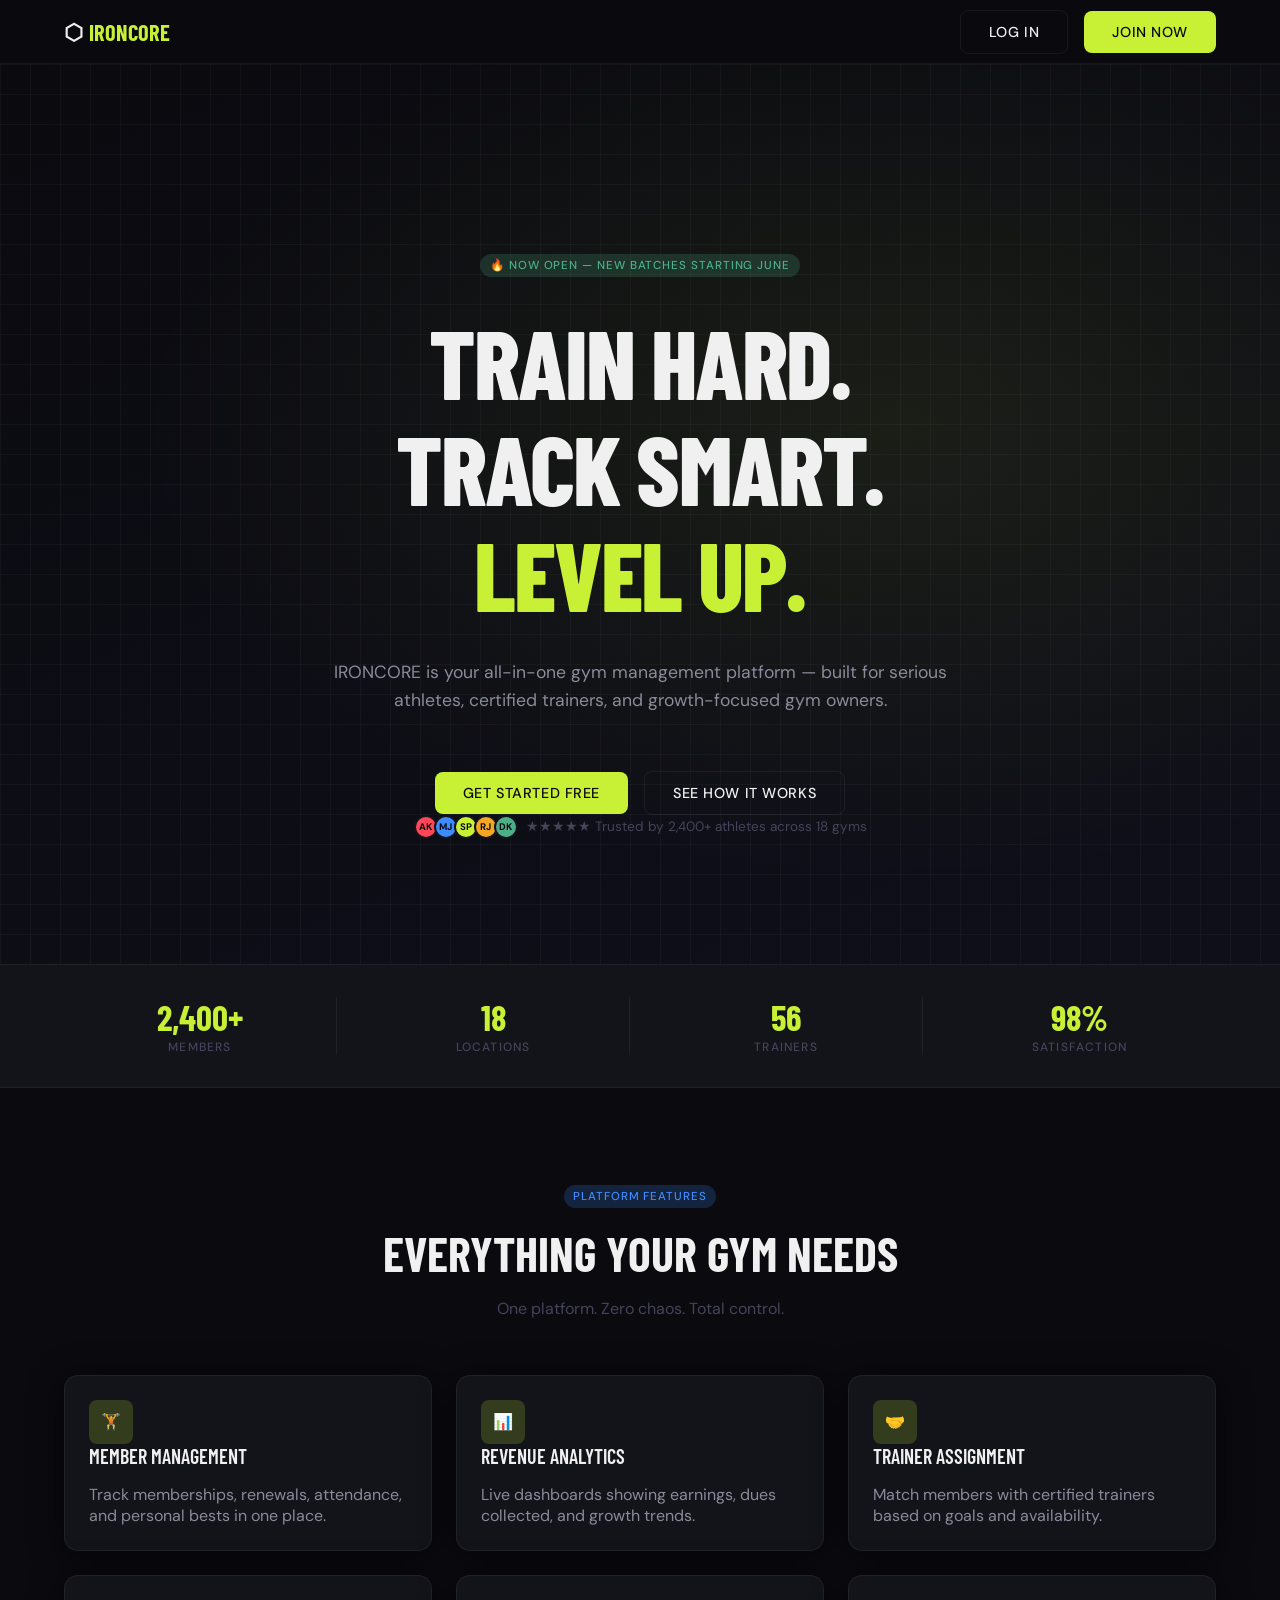
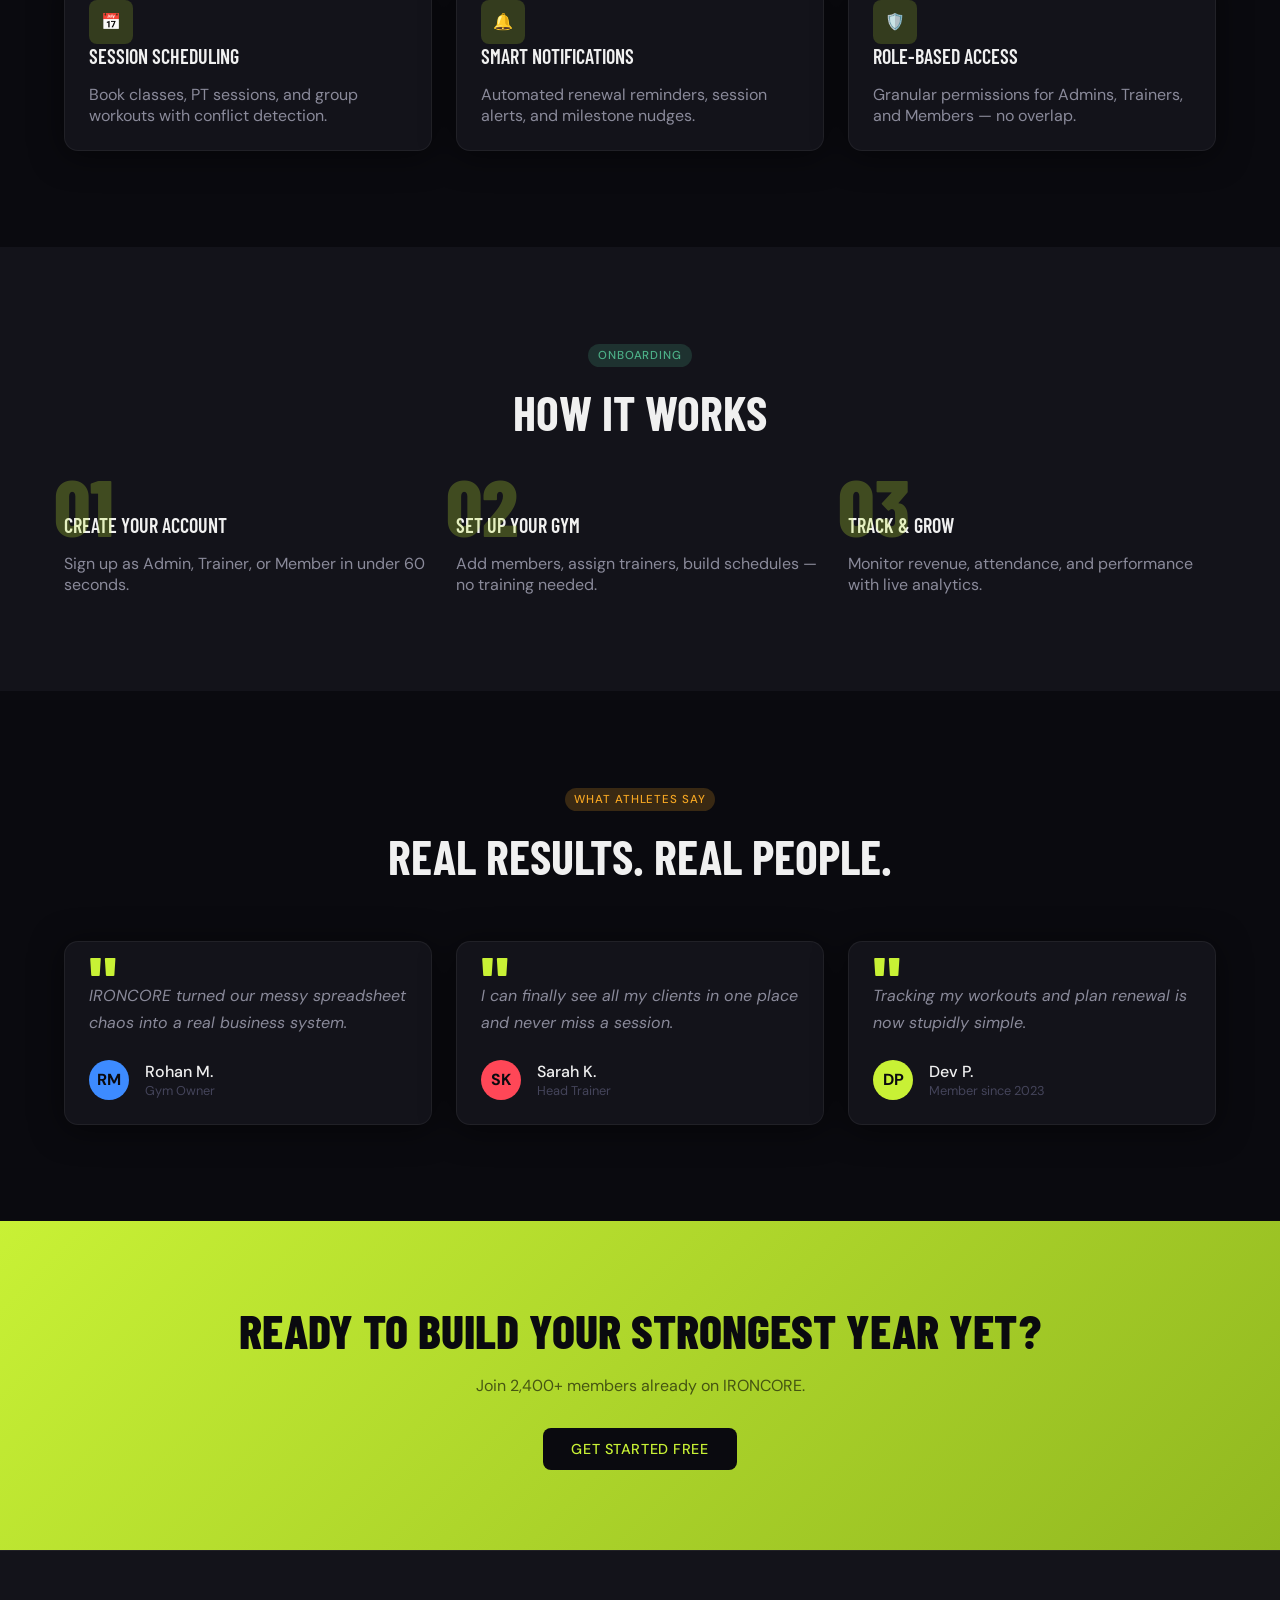
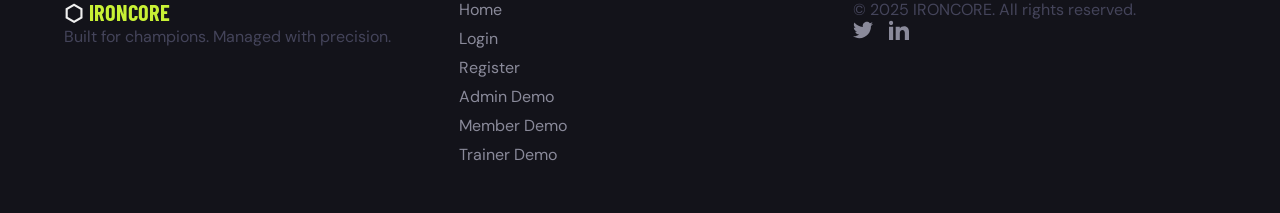
<file: index.html>
<!DOCTYPE html>
<html lang="en">
<head>
  <meta charset="UTF-8">
  <meta name="viewport" content="width=device-width, initial-scale=1.0">
  <title>IRONCORE — Join the Movement</title>
  <link rel="stylesheet" href="style.css">
  <script src="script.js" defer></script>
  <style>
    .hero { min-height: 100svh; background: radial-gradient(ellipse at 70% 40%, rgba(200,241,53,0.08) 0%, transparent 60%), linear-gradient(160deg, #0a0a0f 0%, #0f0f1a 100%); position: relative; display: flex; align-items: center; justify-content: center; text-align: center; overflow: hidden; padding-top: 64px; }
    .hero::before { content: ""; position: absolute; inset: 0; background-image: linear-gradient(rgba(255,255,255,0.03) 1px, transparent 1px), linear-gradient(90deg, rgba(255,255,255,0.03) 1px, transparent 1px); background-size: 30px 30px; pointer-events: none; }
    .hero-content { z-index: 10; max-width: 700px; margin: auto; padding: 2rem; }
    .stagger-line { display: block; animation: fadeSlideUp 0.8s cubic-bezier(0.4,0,0.2,1) both; }
    .stagger-1 { animation-delay: 0.1s; } .stagger-2 { animation-delay: 0.2s; } .stagger-3 { animation-delay: 0.3s; }
    .pulse-btn { animation: pulseGlow 2s infinite; }
    .avatars span { width: 24px; height: 24px; border-radius: 50%; display: inline-flex; align-items: center; justify-content: center; font-size: 0.6rem; font-weight: bold; border: 2px solid var(--bg-surface); margin-left: -8px; color: #0a0a0f; }
    .stats-bar { border-top: 1px solid var(--border-subtle); border-bottom: 1px solid var(--border-subtle); background: var(--bg-surface); padding: 2rem max(2rem, 5vw); }
    .stat-col { text-align: center; padding: 0 1rem; border-right: 1px solid var(--border-subtle); }
    .stat-col:last-child { border-right: none; }
    @media (max-width: 768px) { .stat-col { border-right: none; border-bottom: 1px solid var(--border-subtle); padding: 1.5rem 0; } .stat-col:last-child{ border-bottom: none; } }
    .step-num { font-family: 'Barlow Condensed'; font-weight: 800; font-size: 5rem; color: var(--accent-primary); opacity: 0.25; position: absolute; top: -40px; left: -10px; z-index: 0; pointer-events: none; }
    .step-card { position: relative; flex: 1; z-index: 1; min-width: 250px; }
    .final-banner { background: linear-gradient(135deg, #c8f135 0%, #91b820 100%); padding: 5rem max(2rem, 5vw); text-align: center; color: #0a0a0f; }
  </style>
</head>
<body class="page-enter">
  <nav id="main-nav">
    <a href="index.html" class="nav-logo">⬡<span class="nav-logo-icon">IRONCORE</span></a>
    <button id="mobile-toggle" class="mobile-toggle">☰</button>
    <div class="nav-right">
      <a href="login.html" class="btn-ghost">Log In</a>
      <a href="register.html" class="btn-primary">Join Now</a>
    </div>
  </nav>

  <section class="hero">
    <div class="hero-content">
      <div class="badge badge-green mb-2">🔥 Now Open — New Batches Starting June</div>
      <h1 class="mb-2">
        <span class="stagger-line stagger-1">TRAIN HARD.</span>
        <span class="stagger-line stagger-2">TRACK SMART.</span>
        <span class="stagger-line stagger-3 text-primary" style="color: var(--accent-primary)">LEVEL UP.</span>
      </h1>
      <p class="text-secondary mb-3" style="font-size: 1.1rem; line-height: 1.6;">IRONCORE is your all-in-one gym management platform — built for serious athletes, certified trainers, and growth-focused gym owners.</p>
      <div class="flex-between" style="justify-content: center; gap: 1rem; flex-wrap: wrap;">
        <a href="register.html" class="btn-primary pulse-btn">Get Started Free</a>
        <a href="#features" class="btn-ghost">See How It Works</a>
      </div>
      <div class="mt-3 flex-between text-muted" style="justify-content: center; gap: 0.5rem; font-size: 0.85rem;">
        <div class="avatars" style="padding-left: 8px;">
          <span style="background: #ff4757">AK</span>
          <span style="background: #3d8bff">MJ</span>
          <span style="background: #c8f135">SP</span>
          <span style="background: #f5a623">RJ</span>
          <span style="background: #4caf87">DK</span>
        </div>
        ★★★★★ Trusted by 2,400+ athletes across 18 gyms
      </div>
    </div>
  </section>

  <section class="stats-bar">
    <div class="grid-4" style="text-align: center;">
      <div class="stat-col"><div class="stat-value" style="color: var(--accent-primary)">2,400+</div><div class="stat-label">Members</div></div>
      <div class="stat-col"><div class="stat-value" style="color: var(--accent-primary)">18</div><div class="stat-label">Locations</div></div>
      <div class="stat-col"><div class="stat-value" style="color: var(--accent-primary)">56</div><div class="stat-label">Trainers</div></div>
      <div class="stat-col"><div class="stat-value" style="color: var(--accent-primary)">98%</div><div class="stat-label">Satisfaction</div></div>
    </div>
  </section>

  <section id="features" style="padding: 6rem max(2rem, 5vw);">
    <div style="text-align: center; margin-bottom: 3.5rem;">
      <div class="badge badge-blue">Platform Features</div>
      <h2 class="mt-1">EVERYTHING YOUR GYM NEEDS</h2>
      <p class="text-muted mt-1">One platform. Zero chaos. Total control.</p>
    </div>
    <div class="grid-3">
      <div class="card"><div class="stat-icon mb-1">🏋️</div><h3>Member Management</h3><p class="text-secondary mt-1">Track memberships, renewals, attendance, and personal bests in one place.</p></div>
      <div class="card"><div class="stat-icon mb-1">📊</div><h3>Revenue Analytics</h3><p class="text-secondary mt-1">Live dashboards showing earnings, dues collected, and growth trends.</p></div>
      <div class="card"><div class="stat-icon mb-1">🤝</div><h3>Trainer Assignment</h3><p class="text-secondary mt-1">Match members with certified trainers based on goals and availability.</p></div>
      <div class="card"><div class="stat-icon mb-1">📅</div><h3>Session Scheduling</h3><p class="text-secondary mt-1">Book classes, PT sessions, and group workouts with conflict detection.</p></div>
      <div class="card"><div class="stat-icon mb-1">🔔</div><h3>Smart Notifications</h3><p class="text-secondary mt-1">Automated renewal reminders, session alerts, and milestone nudges.</p></div>
      <div class="card"><div class="stat-icon mb-1">🛡️</div><h3>Role-Based Access</h3><p class="text-secondary mt-1">Granular permissions for Admins, Trainers, and Members — no overlap.</p></div>
    </div>
  </section>

  <section style="background: var(--bg-surface); padding: 6rem max(2rem, 5vw);">
    <div style="text-align: center; margin-bottom: 3.5rem;">
      <div class="badge badge-green">Onboarding</div>
      <h2 class="mt-1">HOW IT WORKS</h2>
    </div>
    <div class="grid-3" style="position: relative;">
      <div class="step-card"><div class="step-num">01</div><h3 class="mt-1">Create Your Account</h3><p class="text-secondary mt-1">Sign up as Admin, Trainer, or Member in under 60 seconds.</p></div>
      <div class="step-card"><div class="step-num">02</div><h3 class="mt-1">Set Up Your Gym</h3><p class="text-secondary mt-1">Add members, assign trainers, build schedules — no training needed.</p></div>
      <div class="step-card"><div class="step-num">03</div><h3 class="mt-1">Track & Grow</h3><p class="text-secondary mt-1">Monitor revenue, attendance, and performance with live analytics.</p></div>
    </div>
  </section>

  <section style="padding: 6rem max(2rem, 5vw);">
    <div style="text-align: center; margin-bottom: 3.5rem;">
      <div class="badge badge-yellow">What Athletes Say</div>
      <h2 class="mt-1">REAL RESULTS. REAL PEOPLE.</h2>
    </div>
    <div class="grid-3">
      <div class="card"><div style="font-family: 'Barlow Condensed'; font-weight: 700; font-size: 5rem; color: var(--accent-primary); line-height: 0; margin-top: 1rem;">"</div><p class="text-secondary" style="font-style: italic; margin-bottom: 1.5rem; line-height: 1.7;">IRONCORE turned our messy spreadsheet chaos into a real business system.</p><div class="flex-between" style="justify-content: flex-start; gap: 1rem;"><div style="width: 40px; height: 40px; border-radius: 50%; background: #3d8bff; display: grid; place-items: center; font-weight: bold; color: #0a0a0f;">RM</div><div><div class="text-primary" style="font-weight: 500;">Rohan M.</div><div class="text-muted" style="font-size: 0.8rem;">Gym Owner</div></div></div></div>
      <div class="card"><div style="font-family: 'Barlow Condensed'; font-weight: 700; font-size: 5rem; color: var(--accent-primary); line-height: 0; margin-top: 1rem;">"</div><p class="text-secondary" style="font-style: italic; margin-bottom: 1.5rem; line-height: 1.7;">I can finally see all my clients in one place and never miss a session.</p><div class="flex-between" style="justify-content: flex-start; gap: 1rem;"><div style="width: 40px; height: 40px; border-radius: 50%; background: #ff4757; display: grid; place-items: center; font-weight: bold; color: #0a0a0f;">SK</div><div><div class="text-primary" style="font-weight: 500;">Sarah K.</div><div class="text-muted" style="font-size: 0.8rem;">Head Trainer</div></div></div></div>
      <div class="card"><div style="font-family: 'Barlow Condensed'; font-weight: 700; font-size: 5rem; color: var(--accent-primary); line-height: 0; margin-top: 1rem;">"</div><p class="text-secondary" style="font-style: italic; margin-bottom: 1.5rem; line-height: 1.7;">Tracking my workouts and plan renewal is now stupidly simple.</p><div class="flex-between" style="justify-content: flex-start; gap: 1rem;"><div style="width: 40px; height: 40px; border-radius: 50%; background: #c8f135; display: grid; place-items: center; font-weight: bold; color: #0a0a0f;">DP</div><div><div class="text-primary" style="font-weight: 500;">Dev P.</div><div class="text-muted" style="font-size: 0.8rem;">Member since 2023</div></div></div></div>
    </div>
  </section>

  <section class="final-banner">
    <h2 style="font-weight: 800; font-size: 3rem; color: #0a0a0f; margin-bottom: 1rem;">READY TO BUILD YOUR STRONGEST YEAR YET?</h2>
    <p style="color: rgba(0,0,0,0.6); margin-bottom: 2rem;">Join 2,400+ members already on IRONCORE.</p>
    <a href="register.html" class="btn-primary" style="background: #0a0a0f; color: var(--accent-primary);">Get Started Free</a>
  </section>

  <footer>
    <div>
      <div class="nav-logo mb-1">⬡<span class="nav-logo-icon">IRONCORE</span></div>
      <div class="text-muted">Built for champions. Managed with precision.</div>
    </div>
    <div style="display: flex; flex-direction: column; gap: 0.5rem;">
      <a href="index.html">Home</a><a href="login.html">Login</a><a href="register.html">Register</a>
      <a href="admin.html">Admin Demo</a><a href="member.html">Member Demo</a><a href="trainer.html">Trainer Demo</a>
    </div>
    <div>
      <div class="text-muted mb-1">© 2025 IRONCORE. All rights reserved.</div>
      <div class="social-icons" style="display: flex; gap: 1rem;">
        <a href="#" aria-label="Twitter"><svg viewBox="0 0 24 24"><path d="M24 4.557c-.883.392-1.832.656-2.828.775 1.017-.609 1.798-1.574 2.165-2.724-.951.564-2.005.974-3.127 1.195-.897-.957-2.178-1.555-3.594-1.555-3.179 0-5.515 2.966-4.797 6.045-4.091-.205-7.719-2.165-10.148-5.144-1.29 2.213-.669 5.108 1.523 6.574-.806-.026-1.566-.247-2.229-.616-.054 2.281 1.581 4.415 3.949 4.89-.693.188-1.452.232-2.224.084.626 1.956 2.444 3.379 4.6 3.419-2.07 1.623-4.678 2.348-7.29 2.04 2.179 1.397 4.768 2.212 7.548 2.212 9.142 0 14.307-7.721 13.995-14.646.962-.695 1.797-1.562 2.457-2.549z"/></svg></a>
        <a href="#" aria-label="LinkedIn"><svg viewBox="0 0 24 24"><path d="M4.98 3.5c0 1.381-1.11 2.5-2.48 2.5s-2.48-1.119-2.48-2.5c0-1.38 1.11-2.5 2.48-2.5s2.48 1.12 2.48 2.5zm.02 4.5h-5v16h5v-16zm7.982 0h-4.968v16h4.969v-8.399c0-4.67 6.029-5.052 6.029 0v8.399h4.988v-10.131c0-7.88-8.922-7.593-11.018-3.714v-2.155z"/></svg></a>
      </div>
    </div>
  </footer>
</body>
</html>
</file>
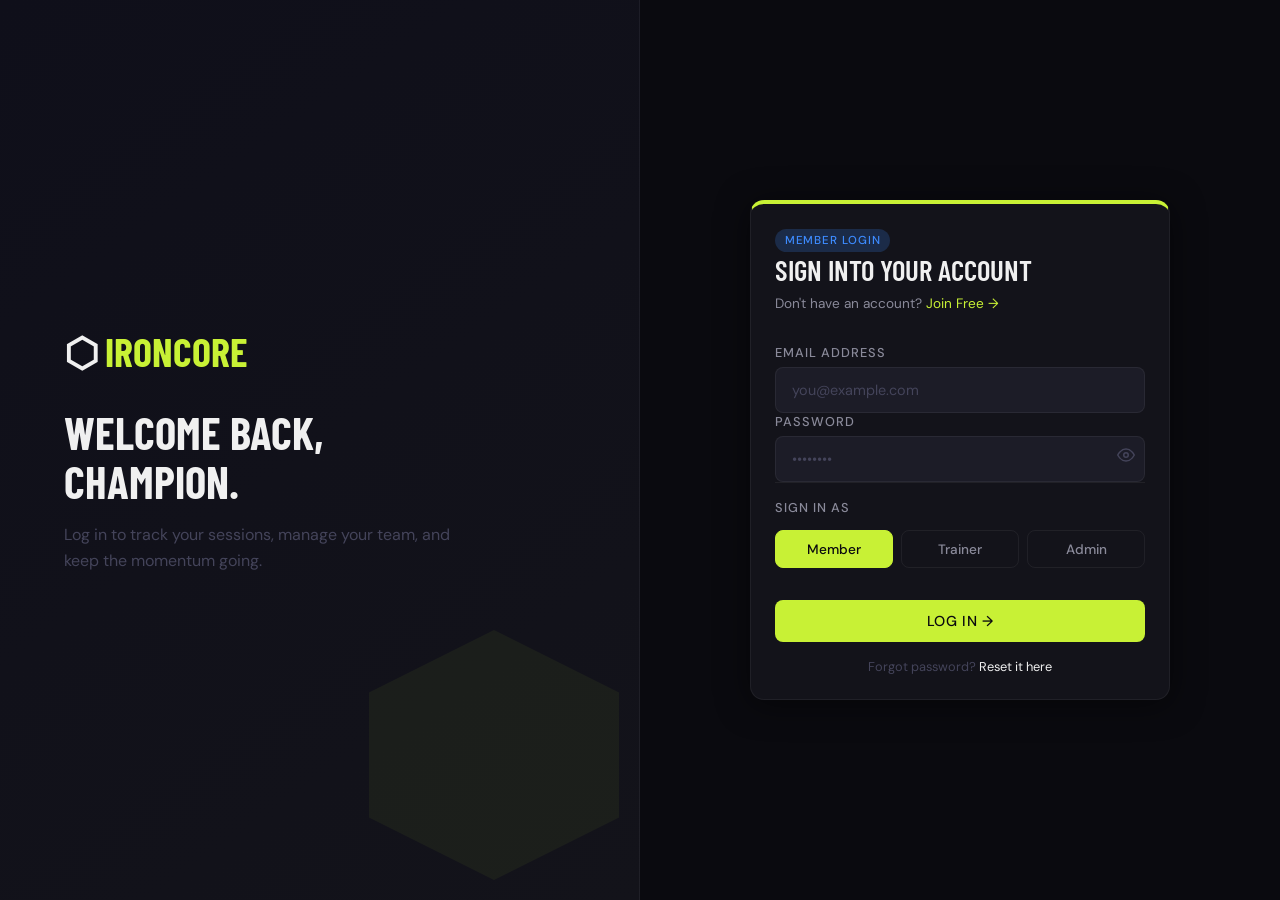
<file: login.html>
<!DOCTYPE html>
<html lang="en">
<head>
  <meta charset="UTF-8">
  <meta name="viewport" content="width=device-width, initial-scale=1.0">
  <title>Login — IRONCORE</title>
  <link rel="stylesheet" href="style.css">
  <script src="script.js" defer></script>
</head>
<body class="page-enter">
  <div class="auth-layout">
    <div class="auth-left">
      <a href="index.html" class="nav-logo mb-2" style="font-size: 2.5rem; justify-content: flex-start;">⬡<span class="nav-logo-icon">IRONCORE</span></a>
      <h2 style="font-size: 2.8rem; line-height: 1.1; margin-bottom: 1rem;">WELCOME BACK,<br>CHAMPION.</h2>
      <p class="text-muted" style="max-width: 400px; line-height: 1.6;">Log in to track your sessions, manage your team, and keep the momentum going.</p>
      <svg style="position: absolute; bottom: 20px; right: 20px; width: 250px; opacity: 0.05; fill: var(--accent-primary);" viewBox="0 0 100 100"><polygon points="50 0 100 25 100 75 50 100 0 75 0 25"/></svg>
    </div>
    <div class="auth-right">
      <div class="card" style="width: 100%; max-width: 420px; border-top: 4px solid var(--accent-primary);">
        <div class="badge badge-blue mb-1">Member Login</div>
        <h3 style="font-size: 1.8rem; margin-bottom: 0.5rem;">Sign Into Your Account</h3>
        <p class="text-secondary mb-2" style="font-size: 0.85rem;">Don't have an account? <a href="register.html" style="color: var(--accent-primary);">Join Free →</a></p>
        
        <div class="form-group mb-1">
          <label for="login-email">Email Address</label>
          <input type="email" id="login-email" class="input-field" placeholder="you@example.com">
        </div>
        
        <div class="form-group mb-1">
          <label for="login-password">Password</label>
          <div style="position: relative;">
            <input type="password" id="login-password" class="input-field" placeholder="••••••••">
            <button class="toggle-pass" style="position: absolute; right: 10px; top: 10px; background: none; border: none; color: var(--text-muted); cursor: pointer;"><svg width="18" height="18" viewBox="0 0 24 24" fill="none"><path d="M1 12s4-8 11-8 11 8 11 8-4 8-11 8-11-8-11-8z" stroke="currentColor" stroke-width="2" stroke-linecap="round" stroke-linejoin="round"/><circle cx="12" cy="12" r="3" stroke="currentColor" stroke-width="2" stroke-linecap="round" stroke-linejoin="round"/></svg></button>
          </div>
        </div>

        <div class="form-group mb-2 pt-1 border-top" style="border-top: 1px solid var(--border-subtle); padding-top: 1rem;">
          <label>Sign in as</label>
          <div class="role-pills">
            <div class="role-pill active" data-role="member">Member</div>
            <div class="role-pill" data-role="trainer">Trainer</div>
            <div class="role-pill" data-role="admin">Admin</div>
          </div>
        </div>

        <div id="login-error" class="error-msg mb-1"></div>
        <button id="login-btn" class="btn-primary w-full">LOG IN →</button>
        <div class="text-center mt-1" style="text-align: center;">
          <p class="text-muted" style="font-size: 0.8rem;">Forgot password? <a href="#" style="color: var(--text-primary);">Reset it here</a></p>
        </div>
      </div>
    </div>
  </div>
</body>
</html>
</file>
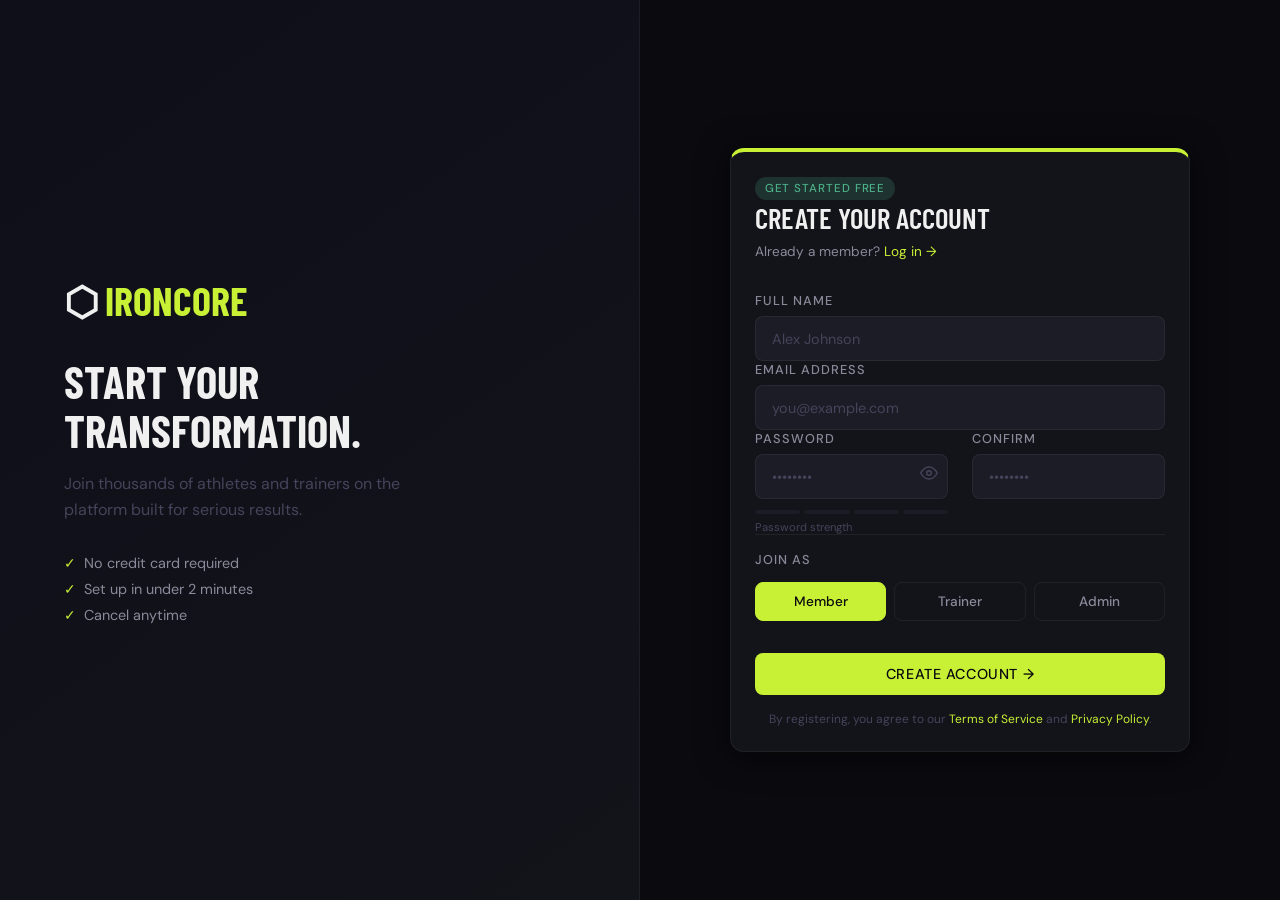
<file: register.html>
<!DOCTYPE html>
<html lang="en">
<head>
  <meta charset="UTF-8">
  <meta name="viewport" content="width=device-width, initial-scale=1.0">
  <title>Register — IRONCORE</title>
  <link rel="stylesheet" href="style.css">
  <script src="script.js" defer></script>
</head>
<body class="page-enter">
  <div class="auth-layout">
    <div class="auth-left">
      <a href="index.html" class="nav-logo mb-2" style="font-size: 2.5rem; justify-content: flex-start;">⬡<span class="nav-logo-icon">IRONCORE</span></a>
      <h2 style="font-size: 2.8rem; line-height: 1.1; margin-bottom: 1rem;">START YOUR<br>TRANSFORMATION.</h2>
      <p class="text-muted mb-2" style="max-width: 400px; line-height: 1.6;">Join thousands of athletes and trainers on the platform built for serious results.</p>
      <div style="display: flex; flex-direction: column; gap: 0.5rem; color: var(--text-secondary); font-size: 0.9rem;">
        <div><span style="color: var(--accent-primary); margin-right: 8px;">✓</span>No credit card required</div>
        <div><span style="color: var(--accent-primary); margin-right: 8px;">✓</span>Set up in under 2 minutes</div>
        <div><span style="color: var(--accent-primary); margin-right: 8px;">✓</span>Cancel anytime</div>
      </div>
    </div>
    <div class="auth-right">
      <div class="card" style="width: 100%; max-width: 460px; border-top: 4px solid var(--accent-primary);">
        <div class="badge badge-green mb-1">Get Started Free</div>
        <h3 style="font-size: 1.8rem; margin-bottom: 0.5rem;">Create Your Account</h3>
        <p class="text-secondary mb-2" style="font-size: 0.85rem;">Already a member? <a href="login.html" style="color: var(--accent-primary);">Log in →</a></p>
        
        <div class="form-group mb-1">
          <label for="reg-name">Full Name</label>
          <input type="text" id="reg-name" class="input-field" placeholder="Alex Johnson">
          <div id="reg-name-error" class="error-msg"></div>
        </div>

        <div class="form-group mb-1">
          <label for="reg-email">Email Address</label>
          <input type="email" id="reg-email" class="input-field" placeholder="you@example.com">
          <div id="reg-email-error" class="error-msg"></div>
        </div>
        
        <div class="grid-2 mb-1">
          <div class="form-group">
            <label for="reg-password">Password</label>
            <div style="position: relative;">
              <input type="password" id="reg-password" class="input-field" placeholder="••••••••">
              <button class="toggle-pass" style="position: absolute; right: 10px; top: 10px; background: none; border: none; color: var(--text-muted); cursor: pointer;"><svg width="18" height="18" viewBox="0 0 24 24" fill="none"><path d="M1 12s4-8 11-8 11 8 11 8-4 8-11 8-11-8-11-8z" stroke="currentColor" stroke-width="2" stroke-linecap="round" stroke-linejoin="round"/><circle cx="12" cy="12" r="3" stroke="currentColor" stroke-width="2" stroke-linecap="round" stroke-linejoin="round"/></svg></button>
            </div>
            <div style="display: flex; gap: 4px; margin-top: 4px;">
              <div class="strength-bar" style="flex: 1; height: 4px; background: var(--bg-elevated); border-radius: 2px;"></div>
              <div class="strength-bar" style="flex: 1; height: 4px; background: var(--bg-elevated); border-radius: 2px;"></div>
              <div class="strength-bar" style="flex: 1; height: 4px; background: var(--bg-elevated); border-radius: 2px;"></div>
              <div class="strength-bar" style="flex: 1; height: 4px; background: var(--bg-elevated); border-radius: 2px;"></div>
            </div>
            <div id="strength-label" class="text-muted" style="font-size: 0.7rem;">Password strength</div>
            <div id="reg-pass-error" class="error-msg"></div>
          </div>
          <div class="form-group">
            <label for="reg-confirm">Confirm</label>
            <input type="password" id="reg-confirm" class="input-field" placeholder="••••••••">
            <div id="reg-confirm-error" class="error-msg"></div>
          </div>
        </div>

        <div class="form-group mb-2 pt-1 border-top" style="border-top: 1px solid var(--border-subtle); padding-top: 1rem;">
          <label>Join as</label>
          <div class="role-pills">
            <div class="role-pill active" data-role="member">Member</div>
            <div class="role-pill" data-role="trainer">Trainer</div>
            <div class="role-pill" data-role="admin">Admin</div>
          </div>
        </div>

        <button id="register-btn" class="btn-primary w-full">CREATE ACCOUNT →</button>
        <div class="text-center mt-1 text-muted" style="text-align: center; font-size: 0.75rem;">
          By registering, you agree to our <a href="#" style="color: var(--accent-primary);">Terms of Service</a> and <a href="#" style="color: var(--accent-primary);">Privacy Policy</a>.
        </div>
      </div>
    </div>
  </div>
</body>
</html>
</file>
<file: style.css>
/* IRONCORE GYM MANAGEMENT SYSTEM — style.css */
@import url('https://fonts.googleapis.com/css2?family=Barlow+Condensed:wght@400;600;700;800&family=DM+Sans:wght@400;500&display=swap');
:root {
  --bg-base: #0a0a0f; --bg-surface: #13131a; --bg-elevated: #1c1c27;
  --accent-primary: #c8f135; --accent-glow: rgba(200,241,53,0.18);
  --accent-red: #ff4757; --accent-blue: #3d8bff;
  --text-primary: #f0f0f0; --text-secondary: #8a8a9a; --text-muted: #44445a;
  --border-subtle: rgba(255,255,255,0.06); --border-accent: rgba(200,241,53,0.35);
  --radius-sm: 8px; --radius-md: 14px; --radius-lg: 22px;
  --shadow-card: 0 4px 32px rgba(0,0,0,0.5);
  --shadow-glow: 0 0 40px rgba(200,241,53,0.12);
  --transition: all 0.22s cubic-bezier(0.4,0,0.2,1);
}
* { box-sizing: border-box; margin: 0; padding: 0; }
html { font-size: 16px; }
body { background: var(--bg-base); color: var(--text-primary); font-family: 'DM Sans', sans-serif; }
a { text-decoration: none; color: inherit; }
::-webkit-scrollbar { width: 6px; }
::-webkit-scrollbar-track { background: var(--bg-elevated); }
::-webkit-scrollbar-thumb { background: var(--accent-primary); border-radius: 99px; }
::selection { background: var(--accent-primary); color: #0a0a0f; }
*:focus-visible { outline: 2px solid var(--accent-primary); outline-offset: 3px; }

h1, h2, h3, h4 { font-family: 'Barlow Condensed', sans-serif; text-transform: uppercase; margin: 0; }
h1 { font-weight: 800; font-size: clamp(3.5rem, 8vw, 6rem); letter-spacing: -0.02em; line-height: 1.1; }
h2 { font-weight: 700; font-size: clamp(2rem, 5vw, 3rem); }
h3 { font-weight: 600; font-size: 1.25rem; }

.btn-primary, .btn-ghost {
  display: inline-flex; align-items: center; justify-content: center;
  font: 500 0.9rem 'DM Sans', sans-serif; padding: 0.75rem 1.75rem;
  border-radius: var(--radius-sm); cursor: pointer; letter-spacing: 0.04em;
  text-transform: uppercase; transition: var(--transition); text-align: center;
}
.btn-primary { background: var(--accent-primary); color: #0a0a0f; border: none; }
.btn-primary:hover { transform: translateY(-2px); box-shadow: var(--shadow-glow); filter: brightness(1.08); }
.btn-ghost { background: transparent; color: var(--text-primary); border: 1px solid var(--border-subtle); }
.btn-ghost:hover { border-color: var(--accent-primary); color: var(--accent-primary); }

.card {
  background: var(--bg-surface); border: 1px solid var(--border-subtle);
  border-radius: var(--radius-md); padding: 1.5rem; box-shadow: var(--shadow-card);
  transition: var(--transition);
}
.card:hover { border-color: var(--border-accent); transform: translateY(-3px); box-shadow: var(--shadow-glow); }

.input-field {
  width: 100%; background: var(--bg-elevated); border: 1px solid var(--border-subtle);
  border-radius: var(--radius-sm); color: var(--text-primary); padding: 0.8rem 1rem;
  font: 400 0.9rem 'DM Sans', sans-serif; transition: var(--transition); outline: none;
}
.input-field:focus { border-color: var(--accent-primary); box-shadow: 0 0 0 3px var(--accent-glow); }
.input-field::placeholder { color: var(--text-muted); }

.form-group { display: flex; flex-direction: column; gap: 0.4rem; position: relative; }
.form-group label {
  font: 500 0.8rem 'DM Sans', sans-serif; text-transform: uppercase;
  letter-spacing: 0.08em; color: var(--text-secondary);
}

.error-msg {
  color: var(--accent-red); font: 400 0.78rem 'DM Sans', sans-serif;
  display: none; margin-top: 0.3rem; animation: fadeSlideDown 0.2s ease;
}
.error-msg.visible { display: block; }

.stat-card { display: flex; align-items: flex-start; gap: 1rem; }
.stat-icon {
  width: 44px; height: 44px; border-radius: var(--radius-sm);
  background: var(--accent-glow); display: grid; place-items: center; flex-shrink: 0;
}
.stat-icon svg { width: 20px; height: 20px; stroke: var(--accent-primary); fill: none; stroke-width: 2; stroke-linecap: round; stroke-linejoin: round; }
.stat-label { font: 500 0.75rem 'DM Sans', sans-serif; text-transform: uppercase; letter-spacing: 0.1em; color: var(--text-muted); }
.stat-value { font: 700 2.2rem 'Barlow Condensed', sans-serif; color: var(--text-primary); line-height: 1; margin: 0.2rem 0; }
.stat-delta { font: 400 0.78rem 'DM Sans', sans-serif; }
.text-green { color: #4caf87; } .text-red { color: var(--accent-red); } .text-yellow { color: #f5a623; } .text-blue { color: var(--accent-blue); }

.badge {
  display: inline-flex; align-items: center; gap: 0.3rem; padding: 0.25rem 0.6rem;
  border-radius: 999px; font: 500 0.72rem 'DM Sans', sans-serif; text-transform: uppercase; letter-spacing: 0.08em;
}
.badge-green { background: rgba(76,175,135,0.2); color: #4caf87; }
.badge-yellow { background: rgba(245,166,35,0.2); color: #f5a623; }
.badge-red { background: rgba(255,71,87,0.2); color: var(--accent-red); }
.badge-blue { background: rgba(61,139,255,0.2); color: var(--accent-blue); }

@keyframes fadeSlideDown { from { opacity: 0; transform: translateY(-6px); } to { opacity: 1; transform: translateY(0); } }
@keyframes fadeSlideUp { from { opacity: 0; transform: translateY(12px); } to { opacity: 1; transform: translateY(0); } }
@keyframes pulseGlow { 0%, 100% { box-shadow: 0 0 20px rgba(200,241,53,0.1); } 50% { box-shadow: 0 0 40px rgba(200,241,53,0.3); } }
.page-enter { animation: fadeSlideUp 0.5s ease both; }

#main-nav {
  position: sticky; top: 0; z-index: 1000;
  background: rgba(10,10,15,0.85); backdrop-filter: blur(20px);
  border-bottom: 1px solid var(--border-subtle); height: 64px;
  display: flex; justify-content: space-between; align-items: center;
  padding: 0 max(2rem, 5vw);
}
.nav-logo { font: 700 1.4rem 'Barlow Condensed', sans-serif; text-transform: uppercase; display: flex; align-items: center; gap: 0.4rem; }
.nav-logo-icon { color: var(--accent-primary); }
.nav-right { display: flex; align-items: center; gap: 1rem; }
.mobile-toggle { display: none; background: none; border: none; color: var(--accent-primary); font-size: 1.5rem; cursor: pointer; }

footer {
  background: var(--bg-surface); border-top: 1px solid var(--border-subtle);
  padding: 3rem max(2rem,5vw); display: grid; grid-template-columns: repeat(auto-fit, minmax(200px, 1fr)); gap: 2rem;
}
footer a { color: var(--text-secondary); transition: var(--transition); }
footer a:hover { color: var(--accent-primary); }
footer .social-icons svg { width: 20px; height: 20px; fill: currentColor; }

/* Grid Helpers */
.grid-2 { display: grid; grid-template-columns: repeat(2, 1fr); gap: 1.5rem; }
.grid-3 { display: grid; grid-template-columns: repeat(auto-fit, minmax(300px, 1fr)); gap: 1.5rem; }
.grid-4 { display: grid; grid-template-columns: repeat(auto-fit, minmax(200px, 1fr)); gap: 1.25rem; }
.flex-between { display: flex; justify-content: space-between; align-items: center; }

/* Auth Layout */
.auth-layout { display: grid; grid-template-columns: 1fr 1fr; min-height: 100svh; }
.auth-left { background: linear-gradient(145deg, #0f0f1a 0%, #13131a 100%); border-right: 1px solid var(--border-subtle); display: flex; flex-direction: column; justify-content: center; padding: 4rem; position: relative; overflow: hidden; }
.auth-right { background: var(--bg-base); display: flex; align-items: center; justify-content: center; padding: 3rem 2rem; }
.role-pills { display: flex; gap: 0.5rem; margin-top: 0.5rem; }
.role-pill { flex: 1; padding: 0.6rem; text-align: center; border: 1px solid var(--border-subtle); border-radius: var(--radius-sm); font: 500 0.85rem 'DM Sans'; cursor: pointer; color: var(--text-secondary); transition: var(--transition); }
.role-pill.active { background: var(--accent-primary); color: #0a0a0f; border-color: var(--accent-primary); }

/* Dashboard Layout */
.dash-layout { display: flex; min-height: 100svh; }
.sidebar { width: 240px; background: var(--bg-surface); border-right: 1px solid var(--border-subtle); padding: 1.5rem 1rem; display: flex; flex-direction: column; flex-shrink: 0; }
.main-content { flex: 1; overflow-y: auto; padding: 2rem 2.5rem; }
.nav-item { display: flex; align-items: center; gap: 0.85rem; padding: 0.65rem 0.85rem; border-radius: var(--radius-sm); font: 500 0.875rem 'DM Sans'; color: var(--text-secondary); transition: var(--transition); border-left: 3px solid transparent; margin-bottom: 0.2rem; }
.nav-item svg { width: 18px; height: 18px; stroke: currentColor; fill: none; stroke-width: 2; }
.nav-item:hover { background: var(--bg-elevated); color: var(--text-primary); }
.nav-item.active { background: var(--accent-glow); color: var(--accent-primary); border-left-color: var(--accent-primary); }

/* Misc */
.text-muted { color: var(--text-muted); } .text-secondary { color: var(--text-secondary); } .text-primary { color: var(--text-primary); }
.mt-1 { margin-top: 1rem; } .mb-2 { margin-bottom: 2rem; } .mb-3 { margin-bottom: 3.5rem; }
.w-full { width: 100%; }

@media (max-width: 768px) {
  #main-nav { padding: 0 1.5rem; }
  .nav-right { display: none; position: absolute; top: 64px; left: 0; width: 100%; background: var(--bg-surface); flex-direction: column; padding: 1.5rem; border-bottom: 1px solid var(--border-subtle); }
  .nav-right.nav-open { display: flex; }
  .mobile-toggle { display: block; }
  .auth-layout { grid-template-columns: 1fr; }
  .auth-left { display: none; }
  .sidebar { position: fixed; height: 100vh; transform: translateX(-100%); z-index: 100; transition: var(--transition); }
  .sidebar.sidebar-open { transform: translateX(0); }
  .main-content { padding: 1.5rem; }
}
</file>
